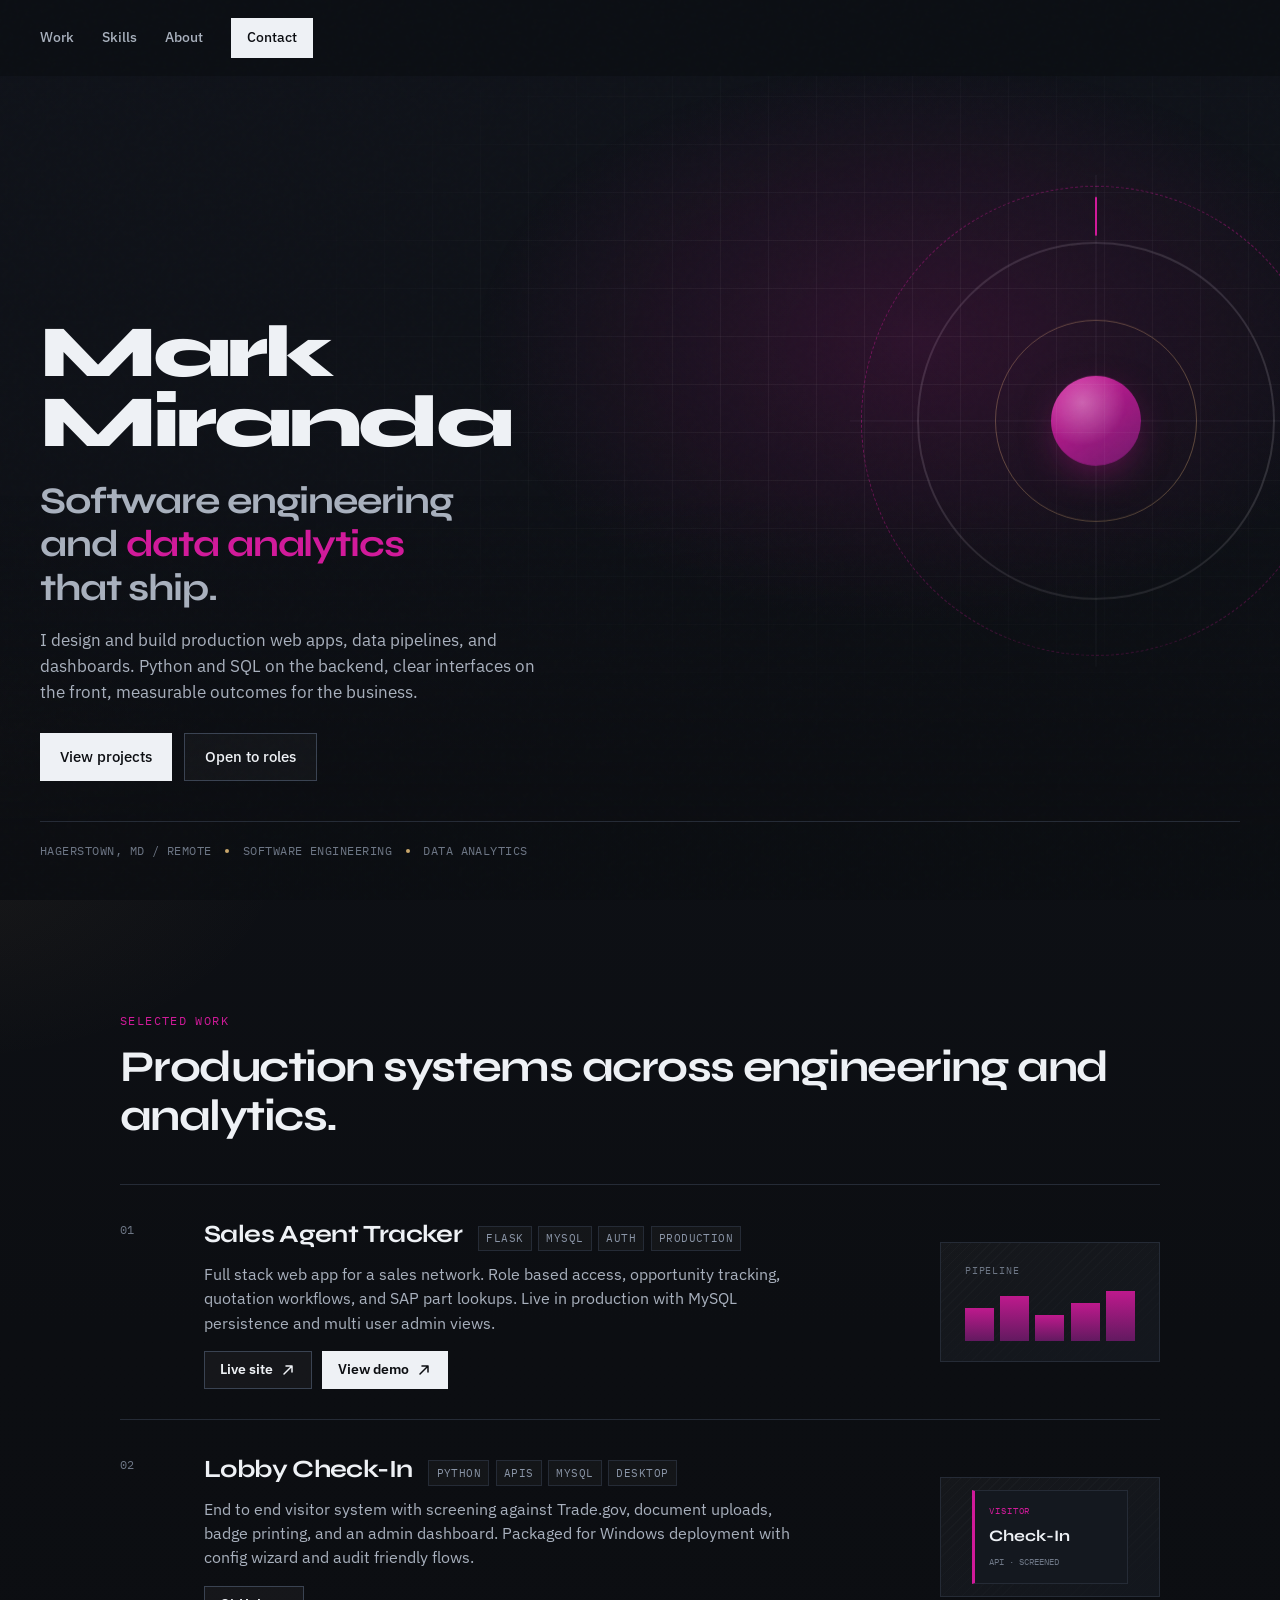
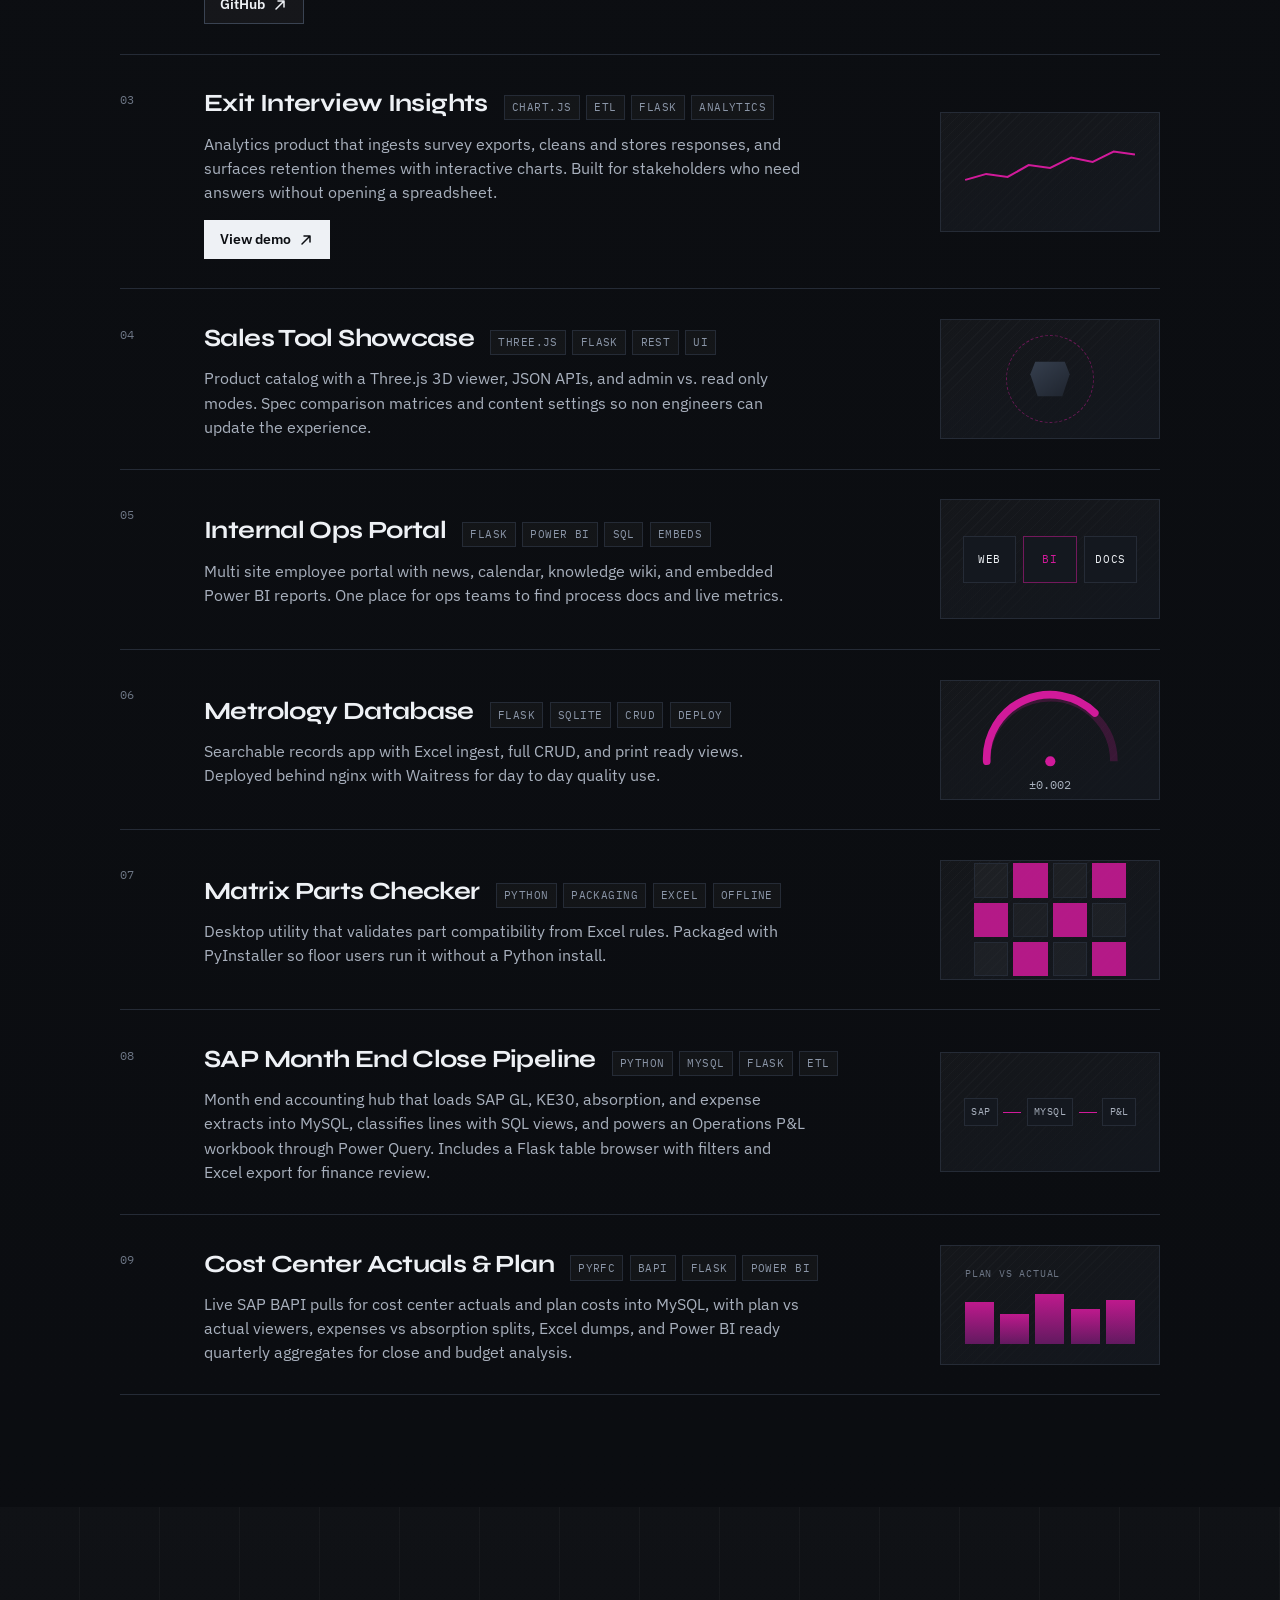
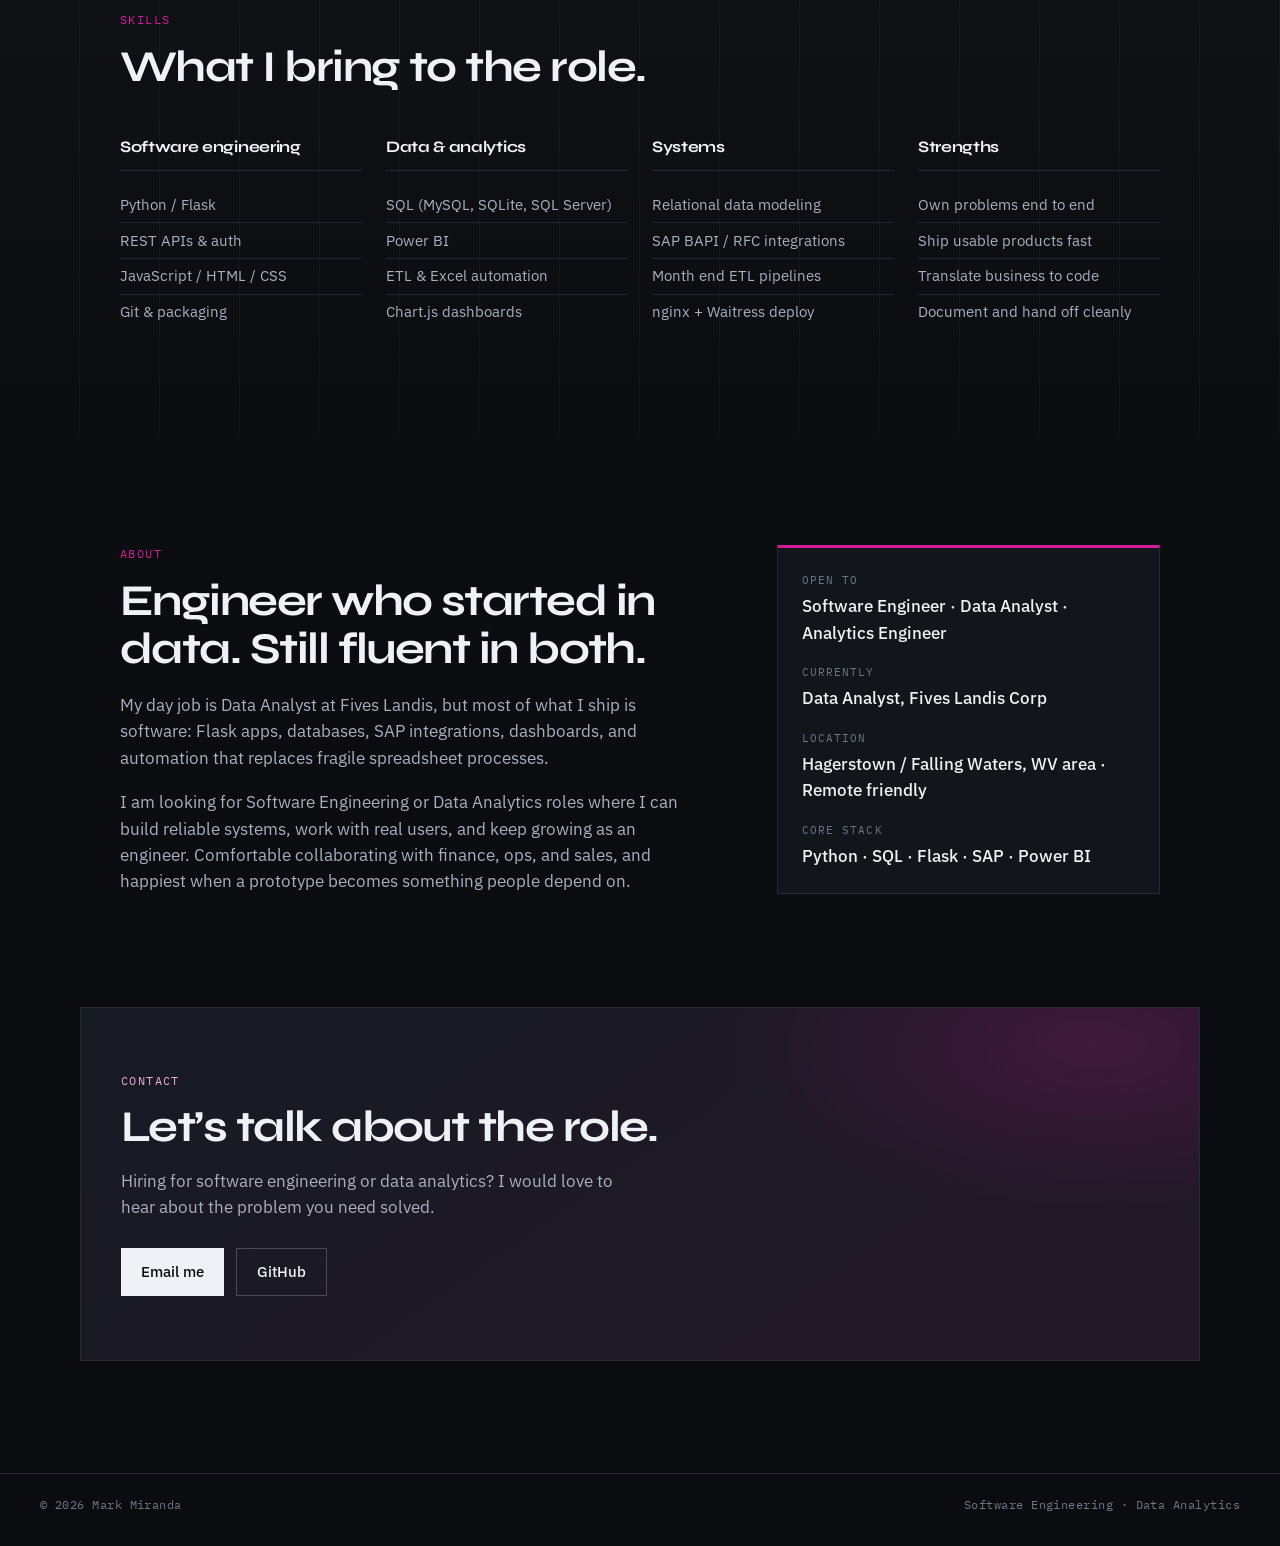
<file: index.html>
<!DOCTYPE html>
<html lang="en">
<head>
  <meta charset="UTF-8" />
  <meta name="viewport" content="width=device-width, initial-scale=1" />
  <meta name="description" content="Mark Miranda. Software engineer and data analyst. Python, Flask, SQL, Power BI. Building production web apps and analytics systems." />
  <title>Mark Miranda | Software Engineering &amp; Data Analytics</title>
  <link rel="preconnect" href="https://fonts.googleapis.com" />
  <link rel="preconnect" href="https://fonts.gstatic.com" crossorigin />
  <link href="https://fonts.googleapis.com/css2?family=IBM+Plex+Mono:wght@400;500&family=IBM+Plex+Sans:wght@400;500;600&family=Syne:wght@600;700;800&display=swap" rel="stylesheet" />
  <link rel="stylesheet" href="styles.css" />
</head>
<body>
  <div class="noise" aria-hidden="true"></div>

  <header class="site-header">
    <nav class="nav" aria-label="Primary">
      <a href="#work">Work</a>
      <a href="#skills">Skills</a>
      <a href="#about">About</a>
      <a href="#contact" class="nav-cta">Contact</a>
    </nav>
    <button class="nav-toggle" type="button" aria-label="Open menu" aria-expanded="false">
      <span></span><span></span>
    </button>
  </header>

  <main id="top">
    <section class="hero">
      <div class="hero-visual" aria-hidden="true">
        <div class="dial">
          <div class="dial-ring dial-ring-a"></div>
          <div class="dial-ring dial-ring-b"></div>
          <div class="dial-ring dial-ring-c"></div>
          <div class="dial-cross"></div>
          <div class="dial-core"></div>
          <div class="dial-tick"></div>
        </div>
        <div class="hero-grid"></div>
        <div class="hero-wash"></div>
      </div>

      <div class="hero-copy">
        <p class="hero-brand">Mark Miranda</p>
        <h1 class="hero-title">
          Software engineering<br />
          and <span class="accent">data analytics</span><br />
          that ship.
        </h1>
        <p class="hero-lead">
          I design and build production web apps, data pipelines, and dashboards.
          Python and SQL on the backend, clear interfaces on the front, measurable
          outcomes for the business.
        </p>
        <div class="hero-actions">
          <a class="btn btn-primary" href="#work">View projects</a>
          <a class="btn btn-ghost" href="#contact">Open to roles</a>
        </div>
      </div>

      <div class="hero-meta">
        <span>Hagerstown, MD / Remote</span>
        <span class="dot" aria-hidden="true"></span>
        <span>Software Engineering</span>
        <span class="dot" aria-hidden="true"></span>
        <span>Data Analytics</span>
      </div>
    </section>

    <section class="work" id="work">
      <div class="section-head">
        <p class="eyebrow">Selected work</p>
        <h2>Production systems across engineering and analytics.</h2>
      </div>

      <ol class="project-list">
        <li class="project" data-reveal>
          <div class="project-index">01</div>
          <div class="project-body">
            <div class="project-top">
              <h3>Sales Agent Tracker</h3>
              <ul class="tags">
                <li>Flask</li>
                <li>MySQL</li>
                <li>Auth</li>
                <li>Production</li>
              </ul>
            </div>
            <p>
              Full stack web app for a sales network. Role based access, opportunity
              tracking, quotation workflows, and SAP part lookups. Live in production
              with MySQL persistence and multi user admin views.
            </p>
            <div class="project-links">
              <a class="project-link" href="https://www.fiveslandiscorp.com" target="_blank" rel="noopener noreferrer">
                Live site
                <svg width="16" height="16" viewBox="0 0 16 16" fill="none" aria-hidden="true"><path d="M4 12L12 4M12 4H6M12 4V10" stroke="currentColor" stroke-width="1.5" stroke-linecap="round" stroke-linejoin="round"/></svg>
              </a>
              <a class="project-link project-link-demo" href="demos/sales-agent-tracker/index.html">
                View demo
                <svg width="16" height="16" viewBox="0 0 16 16" fill="none" aria-hidden="true"><path d="M4 12L12 4M12 4H6M12 4V10" stroke="currentColor" stroke-width="1.5" stroke-linecap="round" stroke-linejoin="round"/></svg>
              </a>
            </div>
          </div>
          <div class="project-visual v-tracker" aria-hidden="true">
            <div class="viz-panel">
              <span class="viz-label">Pipeline</span>
              <div class="bars">
                <i style="--h:62%"></i><i style="--h:84%"></i><i style="--h:48%"></i><i style="--h:71%"></i><i style="--h:93%"></i>
              </div>
            </div>
          </div>
        </li>

        <li class="project" data-reveal>
          <div class="project-index">02</div>
          <div class="project-body">
            <div class="project-top">
              <h3>Lobby Check-In</h3>
              <ul class="tags">
                <li>Python</li>
                <li>APIs</li>
                <li>MySQL</li>
                <li>Desktop</li>
              </ul>
            </div>
            <p>
              End to end visitor system with screening against Trade.gov, document
              uploads, badge printing, and an admin dashboard. Packaged for Windows
              deployment with config wizard and audit friendly flows.
            </p>
            <div class="project-links">
              <a class="project-link" href="https://github.com/markdantemiranda/LobbyCheckInV1" target="_blank" rel="noopener noreferrer">
                GitHub
                <svg width="16" height="16" viewBox="0 0 16 16" fill="none" aria-hidden="true"><path d="M4 12L12 4M12 4H6M12 4V10" stroke="currentColor" stroke-width="1.5" stroke-linecap="round" stroke-linejoin="round"/></svg>
              </a>
            </div>
          </div>
          <div class="project-visual v-lobby" aria-hidden="true">
            <div class="badge-mock">
              <span class="badge-chip">VISITOR</span>
              <span class="badge-name">Check-In</span>
              <span class="badge-id">API · SCREENED</span>
            </div>
          </div>
        </li>

        <li class="project" data-reveal>
          <div class="project-index">03</div>
          <div class="project-body">
            <div class="project-top">
              <h3>Exit Interview Insights</h3>
              <ul class="tags">
                <li>Chart.js</li>
                <li>ETL</li>
                <li>Flask</li>
                <li>Analytics</li>
              </ul>
            </div>
            <p>
              Analytics product that ingests survey exports, cleans and stores responses,
              and surfaces retention themes with interactive charts. Built for
              stakeholders who need answers without opening a spreadsheet.
            </p>
            <div class="project-links">
              <a class="project-link project-link-demo" href="demos/exit-interview-insights/index.html">
                View demo
                <svg width="16" height="16" viewBox="0 0 16 16" fill="none" aria-hidden="true"><path d="M4 12L12 4M12 4H6M12 4V10" stroke="currentColor" stroke-width="1.5" stroke-linecap="round" stroke-linejoin="round"/></svg>
              </a>
            </div>
          </div>
          <div class="project-visual v-exit" aria-hidden="true">
            <div class="spark">
              <svg viewBox="0 0 160 64" preserveAspectRatio="none">
                <polyline points="0,48 20,40 40,44 60,28 80,32 100,18 120,24 140,10 160,14" fill="none" stroke="currentColor" stroke-width="2.5"/>
              </svg>
            </div>
          </div>
        </li>

        <li class="project" data-reveal>
          <div class="project-index">04</div>
          <div class="project-body">
            <div class="project-top">
              <h3>Sales Tool Showcase</h3>
              <ul class="tags">
                <li>Three.js</li>
                <li>Flask</li>
                <li>REST</li>
                <li>UI</li>
              </ul>
            </div>
            <p>
              Product catalog with a Three.js 3D viewer, JSON APIs, and admin vs.
              read only modes. Spec comparison matrices and content settings so
              non engineers can update the experience.
            </p>
          </div>
          <div class="project-visual v-sales" aria-hidden="true">
            <div class="orbit">
              <div class="orbit-ring"></div>
              <div class="orbit-machine"></div>
            </div>
          </div>
        </li>

        <li class="project" data-reveal>
          <div class="project-index">05</div>
          <div class="project-body">
            <div class="project-top">
              <h3>Internal Ops Portal</h3>
              <ul class="tags">
                <li>Flask</li>
                <li>Power BI</li>
                <li>SQL</li>
                <li>Embeds</li>
              </ul>
            </div>
            <p>
              Multi site employee portal with news, calendar, knowledge wiki, and
              embedded Power BI reports. One place for ops teams to find process
              docs and live metrics.
            </p>
          </div>
          <div class="project-visual v-portal" aria-hidden="true">
            <div class="portal-tiles">
              <span>WEB</span><span>BI</span><span>DOCS</span>
            </div>
          </div>
        </li>

        <li class="project" data-reveal>
          <div class="project-index">06</div>
          <div class="project-body">
            <div class="project-top">
              <h3>Metrology Database</h3>
              <ul class="tags">
                <li>Flask</li>
                <li>SQLite</li>
                <li>CRUD</li>
                <li>Deploy</li>
              </ul>
            </div>
            <p>
              Searchable records app with Excel ingest, full CRUD, and print ready
              views. Deployed behind nginx with Waitress for day to day quality use.
            </p>
          </div>
          <div class="project-visual v-metro" aria-hidden="true">
            <div class="metro-gauge">
              <svg viewBox="0 0 120 70" fill="none">
                <path d="M10 60 A50 50 0 0 1 110 60" stroke="currentColor" stroke-width="6" opacity=".2"/>
                <path class="metro-arc" d="M10 60 A50 50 0 0 1 95 22" stroke="currentColor" stroke-width="6" stroke-linecap="round"/>
                <circle cx="60" cy="60" r="4" fill="currentColor"/>
              </svg>
              <span>±0.002</span>
            </div>
          </div>
        </li>

        <li class="project" data-reveal>
          <div class="project-index">07</div>
          <div class="project-body">
            <div class="project-top">
              <h3>Matrix Parts Checker</h3>
              <ul class="tags">
                <li>Python</li>
                <li>Packaging</li>
                <li>Excel</li>
                <li>Offline</li>
              </ul>
            </div>
            <p>
              Desktop utility that validates part compatibility from Excel rules.
              Packaged with PyInstaller so floor users run it without a Python install.
            </p>
          </div>
          <div class="project-visual v-matrix" aria-hidden="true">
            <div class="matrix-grid">
              <i></i><i class="on"></i><i></i><i class="on"></i>
              <i class="on"></i><i></i><i class="on"></i><i></i>
              <i></i><i class="on"></i><i></i><i class="on"></i>
            </div>
          </div>
        </li>

        <li class="project" data-reveal>
          <div class="project-index">08</div>
          <div class="project-body">
            <div class="project-top">
              <h3>SAP Month End Close Pipeline</h3>
              <ul class="tags">
                <li>Python</li>
                <li>MySQL</li>
                <li>Flask</li>
                <li>ETL</li>
              </ul>
            </div>
            <p>
              Month end accounting hub that loads SAP GL, KE30, absorption, and expense
              extracts into MySQL, classifies lines with SQL views, and powers an Operations
              P&amp;L workbook through Power Query. Includes a Flask table browser with
              filters and Excel export for finance review.
            </p>
          </div>
          <div class="project-visual v-sap" aria-hidden="true">
            <div class="sap-flow">
              <span>SAP</span>
              <em></em>
              <span>MySQL</span>
              <em></em>
              <span>P&amp;L</span>
            </div>
          </div>
        </li>

        <li class="project" data-reveal>
          <div class="project-index">09</div>
          <div class="project-body">
            <div class="project-top">
              <h3>Cost Center Actuals &amp; Plan</h3>
              <ul class="tags">
                <li>PyRFC</li>
                <li>BAPI</li>
                <li>Flask</li>
                <li>Power BI</li>
              </ul>
            </div>
            <p>
              Live SAP BAPI pulls for cost center actuals and plan costs into MySQL,
              with plan vs actual viewers, expenses vs absorption splits, Excel dumps,
              and Power BI ready quarterly aggregates for close and budget analysis.
            </p>
          </div>
          <div class="project-visual v-tracker" aria-hidden="true">
            <div class="viz-panel">
              <span class="viz-label">Plan vs Actual</span>
              <div class="bars">
                <i style="--h:78%"></i><i style="--h:55%"></i><i style="--h:92%"></i><i style="--h:64%"></i><i style="--h:81%"></i>
              </div>
            </div>
          </div>
        </li>
      </ol>
    </section>

    <section class="stack" id="skills">
      <div class="section-head">
        <p class="eyebrow">Skills</p>
        <h2>What I bring to the role.</h2>
      </div>
      <div class="stack-grid" data-reveal>
        <div>
          <h3>Software engineering</h3>
          <ul>
            <li>Python / Flask</li>
            <li>REST APIs &amp; auth</li>
            <li>JavaScript / HTML / CSS</li>
            <li>Git &amp; packaging</li>
          </ul>
        </div>
        <div>
          <h3>Data &amp; analytics</h3>
          <ul>
            <li>SQL (MySQL, SQLite, SQL Server)</li>
            <li>Power BI</li>
            <li>ETL &amp; Excel automation</li>
            <li>Chart.js dashboards</li>
          </ul>
        </div>
        <div>
          <h3>Systems</h3>
          <ul>
            <li>Relational data modeling</li>
            <li>SAP BAPI / RFC integrations</li>
            <li>Month end ETL pipelines</li>
            <li>nginx + Waitress deploy</li>
          </ul>
        </div>
        <div>
          <h3>Strengths</h3>
          <ul>
            <li>Own problems end to end</li>
            <li>Ship usable products fast</li>
            <li>Translate business to code</li>
            <li>Document and hand off cleanly</li>
          </ul>
        </div>
      </div>
    </section>

    <section class="about" id="about">
      <div class="about-grid">
        <div class="about-copy" data-reveal>
          <p class="eyebrow">About</p>
          <h2>Engineer who started in data. Still fluent in both.</h2>
          <p>
            My day job is Data Analyst at Fives Landis, but most of what I ship is
            software: Flask apps, databases, SAP integrations, dashboards, and
            automation that replaces fragile spreadsheet processes.
          </p>
          <p>
            I am looking for Software Engineering or Data Analytics roles where I can
            build reliable systems, work with real users, and keep growing as an
            engineer. Comfortable collaborating with finance, ops, and sales, and
            happiest when a prototype becomes something people depend on.
          </p>
        </div>
        <aside class="about-aside" data-reveal>
          <dl>
            <div>
              <dt>Open to</dt>
              <dd>Software Engineer · Data Analyst · Analytics Engineer</dd>
            </div>
            <div>
              <dt>Currently</dt>
              <dd>Data Analyst, Fives Landis Corp</dd>
            </div>
            <div>
              <dt>Location</dt>
              <dd>Hagerstown / Falling Waters, WV area · Remote friendly</dd>
            </div>
            <div>
              <dt>Core stack</dt>
              <dd>Python · SQL · Flask · SAP · Power BI</dd>
            </div>
          </dl>
        </aside>
      </div>
    </section>

    <section class="contact" id="contact">
      <div class="contact-panel" data-reveal>
        <p class="eyebrow">Contact</p>
        <h2>Let’s talk about the role.</h2>
        <p>
          Hiring for software engineering or data analytics? I would love to hear
          about the problem you need solved.
        </p>
        <div class="contact-actions">
          <a class="btn btn-primary" href="mailto:Mackzmiranda@gmail.com">Email me</a>
          <a class="btn btn-ghost" href="https://github.com/markdantemiranda" target="_blank" rel="noopener noreferrer">GitHub</a>
        </div>
      </div>
    </section>
  </main>

  <footer class="site-footer">
    <span>© <span id="year"></span> Mark Miranda</span>
    <span class="footer-note">Software Engineering · Data Analytics</span>
  </footer>

  <script src="script.js"></script>
</body>
</html>
</file>
<file: styles.css>
:root {
  --bg: #0c0e12;
  --bg-elevated: #14181f;
  --ink: #eef1f5;
  --ink-soft: #a8b0bd;
  --mute: #6d7685;
  --line: #252b36;
  --line-strong: #3a4352;
  --magenta: #d11a9a;
  --mulberry: #6b1a68;
  --gold: #c9a66b;
  --steel: #8b96a8;
  --font-display: "Syne", sans-serif;
  --font-body: "IBM Plex Sans", sans-serif;
  --font-mono: "IBM Plex Mono", ui-monospace, monospace;
  --ease: cubic-bezier(0.22, 1, 0.36, 1);
  --max: 1120px;
}

*,
*::before,
*::after {
  box-sizing: border-box;
}

html {
  scroll-behavior: smooth;
  color-scheme: dark;
}

body {
  margin: 0;
  color: var(--ink);
  font-family: var(--font-body);
  font-size: 17px;
  line-height: 1.55;
  background:
    radial-gradient(900px 520px at 88% -8%, rgba(209, 26, 154, 0.14), transparent 55%),
    radial-gradient(700px 420px at -5% 18%, rgba(201, 166, 107, 0.06), transparent 50%),
    linear-gradient(180deg, #10131a 0%, var(--bg) 28%, #0a0c10 100%);
  -webkit-font-smoothing: antialiased;
  overflow-x: hidden;
}

img {
  max-width: 100%;
  display: block;
}

a {
  color: inherit;
  text-decoration: none;
}

button {
  font: inherit;
  color: inherit;
  background: none;
  border: 0;
  cursor: pointer;
}

ul,
ol {
  margin: 0;
  padding: 0;
  list-style: none;
}

h1,
h2,
h3,
p {
  margin: 0;
}

.noise {
  pointer-events: none;
  position: fixed;
  inset: 0;
  z-index: 9999;
  opacity: 0.045;
  mix-blend-mode: soft-light;
  background-image: url("data:image/svg+xml,%3Csvg viewBox='0 0 200 200' xmlns='http://www.w3.org/2000/svg'%3E%3Cfilter id='n'%3E%3CfeTurbulence type='fractalNoise' baseFrequency='0.85' numOctaves='4' stitchTiles='stitch'/%3E%3C/filter%3E%3Crect width='100%25' height='100%25' filter='url(%23n)'/%3E%3C/svg%3E");
}

/* ---------- Header ---------- */
.site-header {
  position: fixed;
  inset: 0 0 auto;
  z-index: 100;
  display: flex;
  align-items: center;
  justify-content: space-between;
  padding: 1.1rem clamp(1.25rem, 4vw, 2.5rem);
  backdrop-filter: blur(16px);
  background: rgba(12, 14, 18, 0.72);
  border-bottom: 1px solid transparent;
  transition: border-color 0.3s var(--ease), background 0.3s var(--ease);
}

.site-header.is-scrolled {
  border-bottom-color: var(--line);
  background: rgba(12, 14, 18, 0.9);
}

.logo {
  display: flex;
  align-items: center;
  gap: 0.75rem;
}

.logo-mark {
  display: grid;
  place-items: center;
  width: 2.25rem;
  height: 2.25rem;
  font-family: var(--font-mono);
  font-size: 0.72rem;
  font-weight: 500;
  letter-spacing: 0.04em;
  color: #fff;
  background: linear-gradient(145deg, var(--magenta), var(--mulberry));
}

.logo-name {
  font-family: var(--font-display);
  font-weight: 700;
  font-size: 0.95rem;
  letter-spacing: -0.02em;
}

.nav {
  display: flex;
  align-items: center;
  gap: 1.75rem;
}

.nav a {
  font-size: 0.9rem;
  font-weight: 500;
  color: var(--ink-soft);
  transition: color 0.2s;
}

.nav a:hover {
  color: var(--ink);
}

.nav-cta {
  padding: 0.55rem 1rem;
  color: #0c0e12 !important;
  background: var(--ink);
  transition: background 0.2s, color 0.2s, transform 0.2s;
}

.nav-cta:hover {
  background: var(--magenta);
  color: #fff !important;
}

.nav-toggle {
  display: none;
  width: 2.5rem;
  height: 2.5rem;
  place-items: center;
  gap: 6px;
  flex-direction: column;
}

.nav-toggle span {
  display: block;
  width: 1.25rem;
  height: 1.5px;
  background: var(--ink);
  transition: transform 0.3s var(--ease);
}

.nav-toggle[aria-expanded="true"] span:first-child {
  transform: translateY(3.75px) rotate(45deg);
}

.nav-toggle[aria-expanded="true"] span:last-child {
  transform: translateY(-3.75px) rotate(-45deg);
}

/* ---------- Hero ---------- */
.hero {
  position: relative;
  min-height: 100svh;
  display: grid;
  align-content: end;
  padding:
    calc(5.5rem + env(safe-area-inset-top))
    clamp(1.25rem, 4vw, 2.5rem)
    clamp(1.5rem, 4vw, 2.5rem);
  overflow: hidden;
}

.hero-visual {
  position: absolute;
  inset: 0;
  pointer-events: none;
}

.hero-grid {
  position: absolute;
  inset: 0;
  background-image:
    linear-gradient(rgba(238, 241, 245, 0.05) 1px, transparent 1px),
    linear-gradient(90deg, rgba(238, 241, 245, 0.05) 1px, transparent 1px);
  background-size: 48px 48px;
  mask-image: radial-gradient(ellipse 70% 60% at 70% 40%, #000 20%, transparent 75%);
  animation: gridIn 1.4s var(--ease) both;
}

.hero-wash {
  position: absolute;
  inset: 0;
  background:
    linear-gradient(180deg, transparent 55%, rgba(12, 14, 18, 0.94) 92%),
    radial-gradient(ellipse 50% 45% at 72% 38%, rgba(209, 26, 154, 0.16), transparent 70%);
}

.dial {
  position: absolute;
  top: 48%;
  right: max(-8vw, -6rem);
  width: min(58vw, 560px);
  aspect-ratio: 1;
  transform: translateY(-52%);
  color: var(--ink);
  animation: dialIn 1.6s var(--ease) both;
}

.dial-ring {
  position: absolute;
  inset: 0;
  border: 1px solid rgba(238, 241, 245, 0.1);
  border-radius: 50%;
}

.dial-ring-a {
  inset: 8%;
  border-style: dashed;
  border-color: rgba(209, 26, 154, 0.45);
  animation: spin 48s linear infinite;
}

.dial-ring-b {
  inset: 18%;
  border-width: 2px;
  border-color: rgba(238, 241, 245, 0.14);
}

.dial-ring-c {
  inset: 32%;
  border-color: rgba(201, 166, 107, 0.4);
}

.dial-cross::before,
.dial-cross::after {
  content: "";
  position: absolute;
  background: rgba(238, 241, 245, 0.08);
}

.dial-cross::before {
  left: 50%;
  top: 6%;
  bottom: 6%;
  width: 1px;
  transform: translateX(-50%);
}

.dial-cross::after {
  top: 50%;
  left: 6%;
  right: 6%;
  height: 1px;
  transform: translateY(-50%);
}

.dial-core {
  position: absolute;
  inset: 42%;
  border-radius: 50%;
  background:
    radial-gradient(circle at 35% 30%, rgba(255, 255, 255, 0.35), transparent 50%),
    linear-gradient(145deg, var(--magenta), var(--mulberry));
  box-shadow: 0 12px 40px -12px rgba(209, 26, 154, 0.55);
}

.dial-tick {
  position: absolute;
  inset: 0;
  animation: spin 22s linear infinite;
}

.dial-tick::before {
  content: "";
  position: absolute;
  top: 10%;
  left: 50%;
  width: 2px;
  height: 7%;
  transform: translateX(-50%);
  background: var(--magenta);
  border-radius: 1px;
}

.hero-copy {
  position: relative;
  z-index: 1;
  max-width: 38rem;
  padding-bottom: 2.5rem;
}

.hero-brand {
  font-family: var(--font-display);
  font-weight: 800;
  font-size: clamp(2.6rem, 7vw, 4.6rem);
  line-height: 0.95;
  letter-spacing: -0.045em;
  margin-bottom: 1.35rem;
  animation: rise 0.9s var(--ease) 0.1s both;
}

.hero-title {
  font-family: var(--font-display);
  font-weight: 700;
  font-size: clamp(1.55rem, 3.4vw, 2.35rem);
  line-height: 1.15;
  letter-spacing: -0.03em;
  color: var(--ink-soft);
  margin-bottom: 1.15rem;
  animation: rise 0.9s var(--ease) 0.22s both;
}

.hero-title .accent {
  color: var(--magenta);
}

.hero-lead {
  max-width: 32rem;
  color: var(--ink-soft);
  font-size: 1.05rem;
  margin-bottom: 1.75rem;
  animation: rise 0.9s var(--ease) 0.34s both;
}

.hero-actions {
  display: flex;
  flex-wrap: wrap;
  gap: 0.75rem;
  animation: rise 0.9s var(--ease) 0.46s both;
}

.hero-meta {
  position: relative;
  z-index: 1;
  display: flex;
  flex-wrap: wrap;
  align-items: center;
  gap: 0.65rem 0.85rem;
  padding-top: 1.25rem;
  border-top: 1px solid var(--line);
  font-family: var(--font-mono);
  font-size: 0.72rem;
  letter-spacing: 0.04em;
  text-transform: uppercase;
  color: var(--mute);
  animation: rise 0.9s var(--ease) 0.58s both;
}

.hero-meta .dot {
  width: 4px;
  height: 4px;
  border-radius: 50%;
  background: var(--gold);
}

.btn {
  display: inline-flex;
  align-items: center;
  justify-content: center;
  gap: 0.4rem;
  min-height: 2.85rem;
  padding: 0.7rem 1.25rem;
  font-weight: 500;
  font-size: 0.95rem;
  transition: background 0.25s, color 0.25s, border-color 0.25s, transform 0.25s;
}

.btn:hover {
  transform: translateY(-1px);
}

.btn-primary {
  color: #0c0e12;
  background: var(--ink);
}

.btn-primary:hover {
  background: var(--magenta);
  color: #fff;
}

.btn-ghost {
  color: var(--ink);
  border: 1px solid var(--line-strong);
  background: rgba(255, 255, 255, 0.03);
}

.btn-ghost:hover {
  border-color: var(--ink-soft);
  background: rgba(255, 255, 255, 0.06);
}

/* ---------- Sections ---------- */
.section-head {
  max-width: var(--max);
  margin: 0 auto 2.75rem;
  padding: 0 clamp(1.25rem, 4vw, 2.5rem);
}

.eyebrow {
  font-family: var(--font-mono);
  font-size: 0.72rem;
  letter-spacing: 0.12em;
  text-transform: uppercase;
  color: var(--magenta);
  margin-bottom: 0.85rem;
}

.section-head h2,
.about-copy h2,
.contact-panel h2 {
  font-family: var(--font-display);
  font-weight: 700;
  font-size: clamp(1.85rem, 3.5vw, 2.75rem);
  letter-spacing: -0.035em;
  line-height: 1.1;
}

/* ---------- Work ---------- */
.work {
  padding: clamp(4.5rem, 10vw, 7rem) 0;
}

.project-list {
  max-width: var(--max);
  margin: 0 auto;
  padding: 0 clamp(1.25rem, 4vw, 2.5rem);
}

.project {
  display: grid;
  grid-template-columns: 3.5rem 1fr minmax(140px, 220px);
  gap: 1.25rem 1.75rem;
  align-items: center;
  padding: 1.85rem 0;
  border-top: 1px solid var(--line);
  transition: background 0.35s var(--ease);
}

.project:last-child {
  border-bottom: 1px solid var(--line);
}

.project:hover {
  background: linear-gradient(90deg, rgba(209, 26, 154, 0.08), transparent 70%);
}

.project-index {
  font-family: var(--font-mono);
  font-size: 0.78rem;
  color: var(--mute);
  padding-top: 0.35rem;
  align-self: start;
}

.project-top {
  display: flex;
  flex-wrap: wrap;
  align-items: baseline;
  gap: 0.65rem 1rem;
  margin-bottom: 0.55rem;
}

.project-top h3 {
  font-family: var(--font-display);
  font-size: clamp(1.25rem, 2.2vw, 1.55rem);
  font-weight: 700;
  letter-spacing: -0.025em;
}

.tags {
  display: flex;
  flex-wrap: wrap;
  gap: 0.4rem;
}

.tags li {
  font-family: var(--font-mono);
  font-size: 0.68rem;
  letter-spacing: 0.04em;
  text-transform: uppercase;
  color: var(--steel);
  padding: 0.2rem 0.45rem;
  border: 1px solid var(--line);
  background: rgba(255, 255, 255, 0.03);
}

.project-body p {
  color: var(--ink-soft);
  max-width: 38rem;
  font-size: 0.98rem;
}

.project-links {
  display: flex;
  flex-wrap: wrap;
  align-items: center;
  gap: 0.65rem;
  margin-top: 1rem;
}

.project-link {
  display: inline-flex;
  align-items: center;
  justify-content: center;
  gap: 0.4rem;
  min-height: 2.4rem;
  padding: 0.45rem 0.95rem;
  font-size: 0.88rem;
  font-weight: 600;
  color: var(--ink);
  background: rgba(255, 255, 255, 0.04);
  border: 1px solid var(--line-strong);
  transition: background 0.2s, border-color 0.2s, color 0.2s, transform 0.2s;
}

.project-link:hover {
  border-color: var(--ink-soft);
  background: rgba(255, 255, 255, 0.08);
  transform: translateY(-1px);
}

.project-link-demo {
  color: #0c0e12;
  background: var(--ink);
  border-color: var(--ink);
}

.project-link-demo:hover {
  color: #fff;
  background: var(--magenta);
  border-color: var(--magenta);
}

.project-link:hover svg {
  transform: translate(2px, -2px);
}

.project-link svg {
  transition: transform 0.25s var(--ease);
}

.project-visual {
  height: 120px;
  display: grid;
  place-items: center;
  background:
    linear-gradient(160deg, rgba(255, 255, 255, 0.04), rgba(20, 24, 31, 0.9)),
    repeating-linear-gradient(
      -45deg,
      transparent,
      transparent 6px,
      rgba(238, 241, 245, 0.025) 6px,
      rgba(238, 241, 245, 0.025) 7px
    );
  border: 1px solid var(--line);
  overflow: hidden;
}

/* Project visual motifs */
.viz-panel {
  width: 78%;
  color: var(--magenta);
}

.viz-label {
  display: block;
  font-family: var(--font-mono);
  font-size: 0.62rem;
  letter-spacing: 0.08em;
  text-transform: uppercase;
  color: var(--mute);
  margin-bottom: 0.55rem;
}

.bars {
  display: flex;
  align-items: flex-end;
  gap: 6px;
  height: 54px;
}

.bars i {
  flex: 1;
  height: var(--h);
  background: linear-gradient(180deg, var(--magenta), var(--mulberry));
  opacity: 0.9;
  transform-origin: bottom;
  animation: barRise 1.2s var(--ease) both;
}

.badge-mock {
  display: flex;
  flex-direction: column;
  gap: 0.35rem;
  width: 72%;
  padding: 0.85rem 0.9rem;
  background: var(--bg-elevated);
  border: 1px solid var(--line);
  border-left: 3px solid var(--magenta);
}

.badge-chip {
  font-family: var(--font-mono);
  font-size: 0.58rem;
  letter-spacing: 0.1em;
  color: var(--magenta);
}

.badge-name {
  font-family: var(--font-display);
  font-weight: 700;
  font-size: 1rem;
}

.badge-id {
  font-family: var(--font-mono);
  font-size: 0.58rem;
  color: var(--mute);
}

.orbit {
  position: relative;
  width: 88px;
  height: 88px;
}

.orbit-ring {
  position: absolute;
  inset: 0;
  border: 1px dashed rgba(209, 26, 154, 0.45);
  border-radius: 50%;
  animation: spin 18s linear infinite;
}

.orbit-machine {
  position: absolute;
  inset: 22%;
  background: linear-gradient(145deg, #3a4454, #1a1f28);
  clip-path: polygon(20% 15%, 80% 15%, 90% 40%, 75% 85%, 25% 85%, 10% 40%);
  box-shadow: inset 0 0 0 1px rgba(201, 166, 107, 0.35);
}

.portal-tiles {
  display: grid;
  grid-template-columns: repeat(3, 1fr);
  gap: 0.45rem;
  width: 80%;
}

.portal-tiles span {
  display: grid;
  place-items: center;
  aspect-ratio: 1.15;
  font-family: var(--font-mono);
  font-size: 0.68rem;
  letter-spacing: 0.06em;
  background: var(--bg-elevated);
  border: 1px solid var(--line);
}

.portal-tiles span:nth-child(2) {
  border-color: rgba(209, 26, 154, 0.5);
  color: var(--magenta);
}

.metro-gauge {
  display: grid;
  place-items: center;
  gap: 0.15rem;
  color: var(--magenta);
  width: 70%;
}

.metro-gauge svg {
  width: 100%;
}

.metro-arc {
  stroke-dasharray: 120;
  stroke-dashoffset: 120;
  animation: drawArc 1.4s var(--ease) 0.2s forwards;
}

.metro-gauge span {
  font-family: var(--font-mono);
  font-size: 0.72rem;
  color: var(--ink-soft);
}

.spark {
  width: 78%;
  color: var(--magenta);
}

.spark svg {
  width: 100%;
  height: 48px;
}

.spark polyline {
  stroke-dasharray: 240;
  stroke-dashoffset: 240;
  animation: drawLine 1.6s var(--ease) forwards;
}

.matrix-grid {
  display: grid;
  grid-template-columns: repeat(4, 1fr);
  gap: 5px;
  width: 70%;
}

.matrix-grid i {
  aspect-ratio: 1;
  background: rgba(238, 241, 245, 0.04);
  border: 1px solid var(--line);
}

.matrix-grid i.on {
  background: rgba(209, 26, 154, 0.85);
  border-color: transparent;
}

.sap-flow {
  display: flex;
  align-items: center;
  gap: 0.35rem;
  font-family: var(--font-mono);
  font-size: 0.62rem;
  letter-spacing: 0.04em;
  text-transform: uppercase;
  color: var(--ink-soft);
}

.sap-flow em {
  width: 1.1rem;
  height: 1px;
  background: var(--magenta);
}

.sap-flow span {
  padding: 0.35rem 0.4rem;
  background: var(--bg-elevated);
  border: 1px solid var(--line);
}

/* ---------- Stack ---------- */
.stack {
  padding: clamp(4rem, 9vw, 6.5rem) 0;
  background:
    linear-gradient(180deg, rgba(255, 255, 255, 0.02), transparent),
    repeating-linear-gradient(
      90deg,
      transparent,
      transparent 79px,
      rgba(238, 241, 245, 0.03) 79px,
      rgba(238, 241, 245, 0.03) 80px
    );
}

.stack-grid {
  max-width: var(--max);
  margin: 0 auto;
  padding: 0 clamp(1.25rem, 4vw, 2.5rem);
  display: grid;
  grid-template-columns: repeat(4, 1fr);
  gap: 2rem 1.5rem;
}

.stack-grid h3 {
  font-family: var(--font-display);
  font-size: 1rem;
  font-weight: 700;
  letter-spacing: -0.02em;
  margin-bottom: 1rem;
  padding-bottom: 0.65rem;
  border-bottom: 1px solid var(--line);
}

.stack-grid li {
  color: var(--ink-soft);
  padding: 0.35rem 0;
  font-size: 0.95rem;
  border-bottom: 1px solid rgba(37, 43, 54, 0.9);
}

.stack-grid li:last-child {
  border-bottom: 0;
}

/* ---------- About ---------- */
.about {
  padding: clamp(4.5rem, 10vw, 7rem) 0;
}

.about-grid {
  max-width: var(--max);
  margin: 0 auto;
  padding: 0 clamp(1.25rem, 4vw, 2.5rem);
  display: grid;
  grid-template-columns: 1.35fr 0.85fr;
  gap: 3rem;
  align-items: start;
}

.about-copy p:not(.eyebrow) {
  margin-top: 1.15rem;
  color: var(--ink-soft);
  max-width: 36rem;
}

.about-aside {
  padding: 1.5rem;
  background: rgba(20, 24, 31, 0.8);
  border: 1px solid var(--line);
  border-top: 3px solid var(--magenta);
}

.about-aside dl {
  margin: 0;
  display: grid;
  gap: 1.15rem;
}

.about-aside dt {
  font-family: var(--font-mono);
  font-size: 0.68rem;
  letter-spacing: 0.1em;
  text-transform: uppercase;
  color: var(--mute);
  margin-bottom: 0.25rem;
}

.about-aside dd {
  margin: 0;
  font-weight: 500;
}

/* ---------- Contact ---------- */
.contact {
  padding: 0 0 clamp(4.5rem, 10vw, 7rem);
}

.contact-panel {
  max-width: var(--max);
  margin: 0 auto;
  padding: clamp(2.5rem, 6vw, 4rem) clamp(1.25rem, 4vw, 2.5rem);
  background:
    radial-gradient(600px 280px at 90% 10%, rgba(209, 26, 154, 0.18), transparent 60%),
    linear-gradient(145deg, #161a22, #241828);
  border: 1px solid var(--line);
  color: var(--ink);
}

.contact-panel .eyebrow {
  color: #f0a8d4;
}

.contact-panel p:not(.eyebrow) {
  margin: 1rem 0 1.75rem;
  max-width: 32rem;
  color: var(--ink-soft);
}

.contact-actions {
  display: flex;
  flex-wrap: wrap;
  gap: 0.75rem;
}

.contact-panel .btn-primary {
  background: var(--ink);
  color: #0c0e12;
}

.contact-panel .btn-primary:hover {
  background: var(--magenta);
  color: #fff;
}

.contact-panel .btn-ghost {
  color: var(--ink);
  border-color: rgba(238, 241, 245, 0.22);
  background: transparent;
}

.contact-panel .btn-ghost:hover {
  border-color: var(--ink);
  background: rgba(255, 255, 255, 0.06);
}

/* ---------- Footer ---------- */
.site-footer {
  display: flex;
  justify-content: space-between;
  gap: 1rem;
  flex-wrap: wrap;
  padding: 1.35rem clamp(1.25rem, 4vw, 2.5rem) 2rem;
  font-family: var(--font-mono);
  font-size: 0.72rem;
  letter-spacing: 0.04em;
  color: var(--mute);
  border-top: 1px solid var(--line);
}

/* ---------- Reveal ---------- */
[data-reveal] {
  opacity: 0;
  transform: translateY(24px);
  transition: opacity 0.8s var(--ease), transform 0.8s var(--ease);
}

[data-reveal].is-in {
  opacity: 1;
  transform: none;
}

.project.is-in .bars i {
  animation-play-state: running;
}

/* ---------- Animations ---------- */
@keyframes rise {
  from {
    opacity: 0;
    transform: translateY(22px);
  }
  to {
    opacity: 1;
    transform: none;
  }
}

@keyframes dialIn {
  from {
    opacity: 0;
    transform: translateY(-48%) scale(0.92);
  }
  to {
    opacity: 1;
    transform: translateY(-52%) scale(1);
  }
}

@keyframes gridIn {
  from {
    opacity: 0;
  }
  to {
    opacity: 1;
  }
}

@keyframes spin {
  to {
    transform: rotate(360deg);
  }
}

@keyframes barRise {
  from {
    transform: scaleY(0);
  }
  to {
    transform: scaleY(1);
  }
}

@keyframes drawArc {
  to {
    stroke-dashoffset: 0;
  }
}

@keyframes drawLine {
  to {
    stroke-dashoffset: 0;
  }
}

/* ---------- Responsive ---------- */
@media (max-width: 900px) {
  .stack-grid {
    grid-template-columns: repeat(2, 1fr);
  }

  .about-grid {
    grid-template-columns: 1fr;
    gap: 2rem;
  }

  .project {
    grid-template-columns: 2.5rem 1fr;
  }

  .project-visual {
    grid-column: 2;
    height: 100px;
  }

  .dial {
    width: min(70vw, 420px);
    opacity: 0.55;
  }
}

@media (max-width: 720px) {
  .nav-toggle {
    display: grid;
  }

  .nav {
    position: fixed;
    inset: 4.2rem 1rem auto;
    display: none;
    flex-direction: column;
    align-items: stretch;
    gap: 0;
    padding: 0.5rem;
    background: rgba(20, 24, 31, 0.96);
    border: 1px solid var(--line);
    backdrop-filter: blur(16px);
  }

  .nav.is-open {
    display: flex;
  }

  .nav a {
    padding: 0.9rem 1rem;
  }

  .nav-cta {
    text-align: center;
  }

  .hero {
    align-content: center;
    padding-bottom: 2rem;
  }

  .hero-brand {
    font-size: clamp(2.2rem, 11vw, 3.2rem);
  }

  .dial {
    top: 28%;
    right: -28vw;
    width: 70vw;
  }

  .project {
    grid-template-columns: 1fr;
    gap: 0.85rem;
  }

  .project-index {
    padding-top: 0;
  }

  .project-visual {
    grid-column: 1;
  }

  .stack-grid {
    grid-template-columns: 1fr 1fr;
    gap: 1.5rem;
  }

  .contact-panel .btn-primary {
    width: 100%;
  }
}

@media (max-width: 480px) {
  .stack-grid {
    grid-template-columns: 1fr;
  }

  .hero-meta .dot:nth-of-type(2),
  .hero-meta span:last-child {
    display: none;
  }
}

@media (prefers-reduced-motion: reduce) {
  html {
    scroll-behavior: auto;
  }

  *,
  *::before,
  *::after {
    animation-duration: 0.01ms !important;
    animation-iteration-count: 1 !important;
    transition-duration: 0.01ms !important;
  }

  [data-reveal] {
    opacity: 1;
    transform: none;
  }
}
</file>
